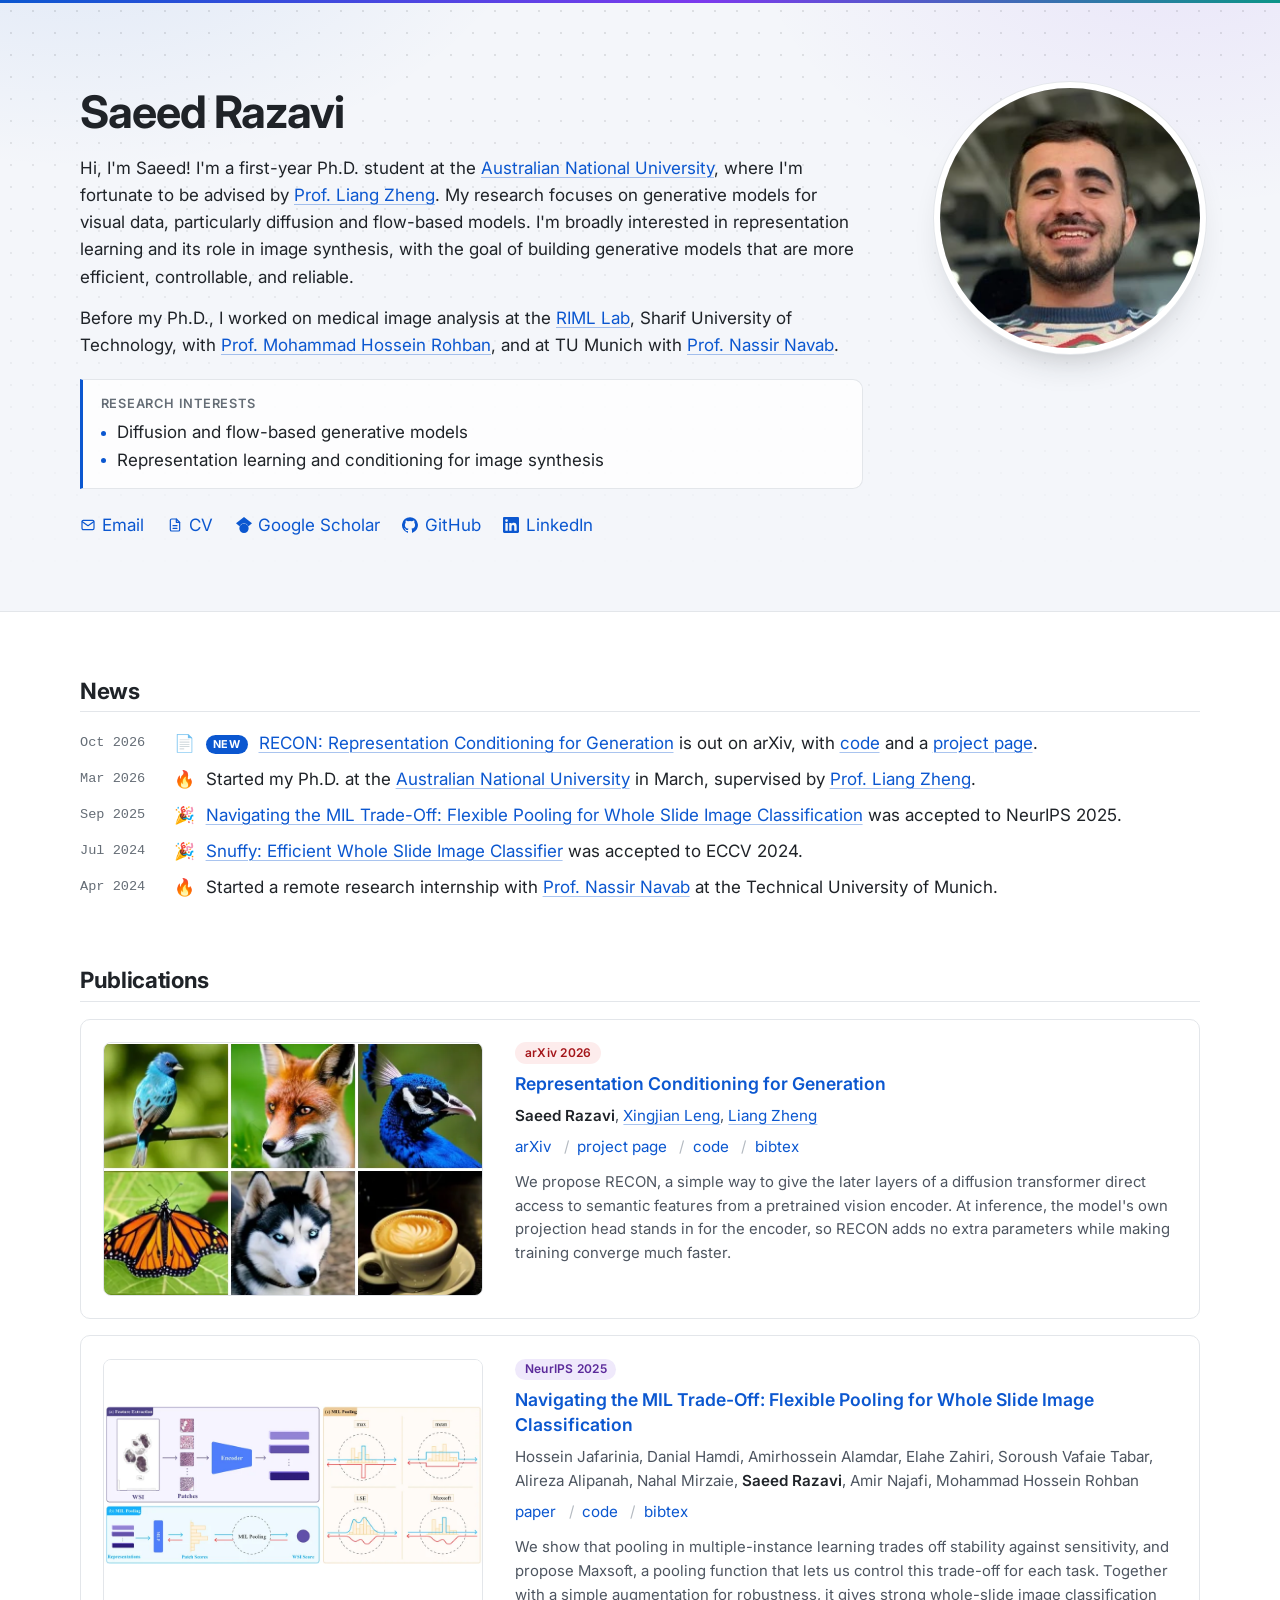
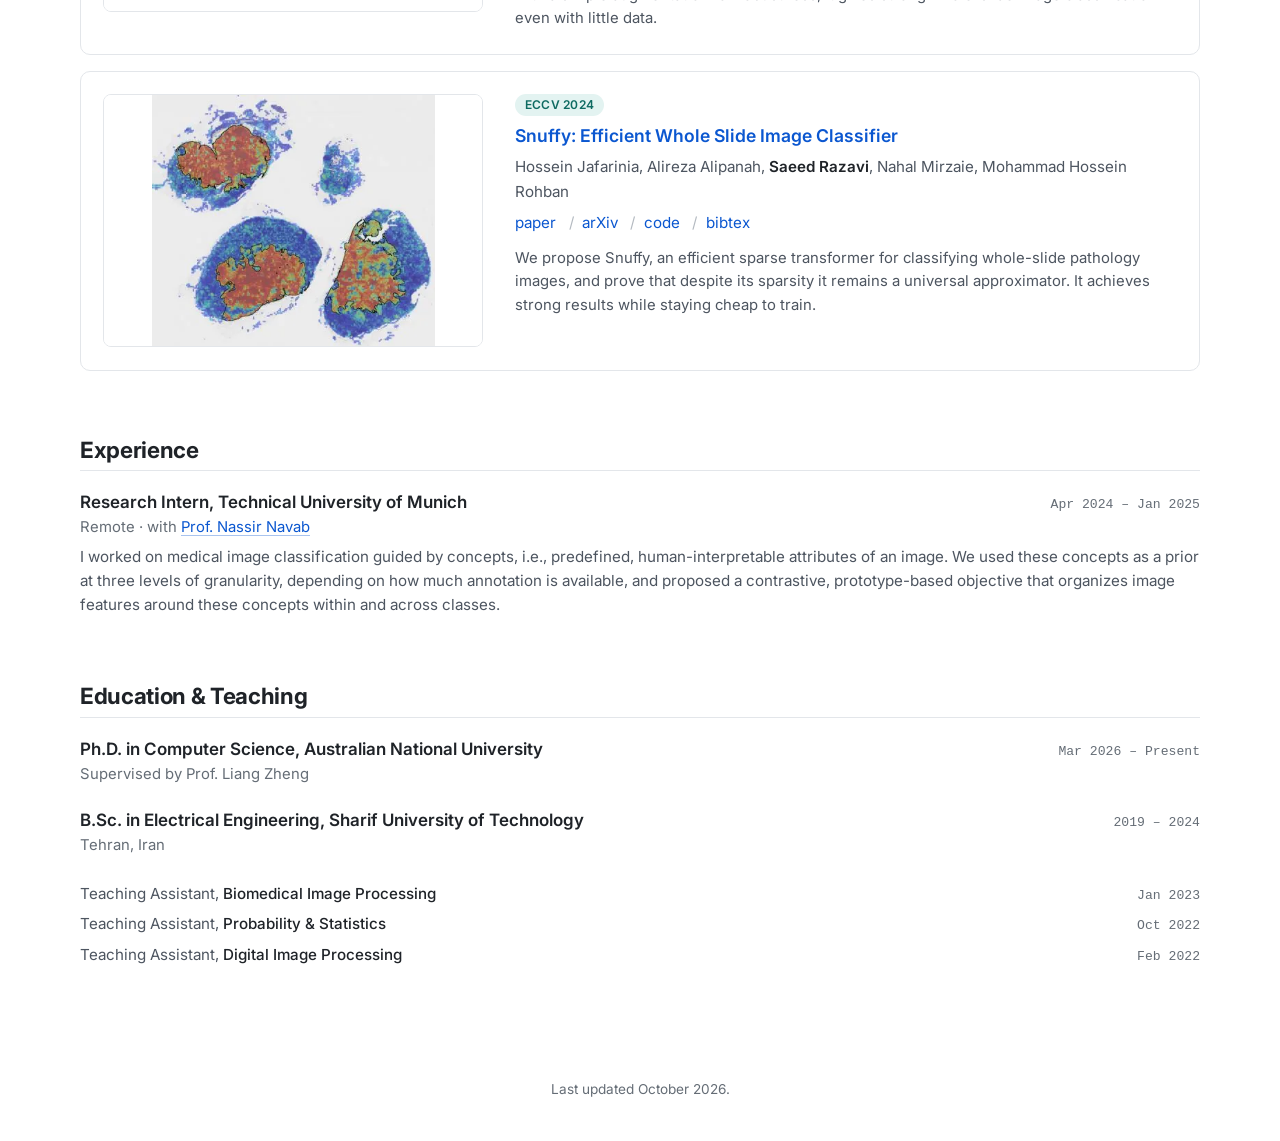
<file: index.html>
<!DOCTYPE html>
<html lang="en">
  <head>
    <meta charset="utf-8" />
    <meta name="viewport" content="width=device-width, initial-scale=1" />
    <title>Saeed Razavi</title>
    <meta
      name="description"
      content="Saeed Razavi is a Ph.D. student at the Australian National University, supervised by Prof. Liang Zheng, working on diffusion and flow-based generative models and representation learning for image synthesis."
    />
    <meta name="author" content="Saeed Razavi" />
    <link rel="canonical" href="https://saeidrazavi.github.io/" />
    <meta name="theme-color" content="#ffffff" />

    <!-- Social previews -->
    <meta property="og:type" content="profile" />
    <meta property="og:title" content="Saeed Razavi" />
    <meta
      property="og:description"
      content="Ph.D. student at the Australian National University working on diffusion and flow-based generative models and representation learning for image synthesis."
    />
    <meta property="og:url" content="https://saeidrazavi.github.io/" />
    <meta property="og:image" content="https://saeidrazavi.github.io/assets/img/profile.jpg" />
    <meta property="og:image:alt" content="Portrait of Saeed Razavi" />
    <meta name="twitter:card" content="summary" />

    <link rel="icon" href="favicon.ico" sizes="32x32" />
    <link rel="icon" href="assets/img/favicon.svg" type="image/svg+xml" />
    <link rel="apple-touch-icon" href="assets/img/apple-touch-icon.png" />

    <link rel="preconnect" href="https://fonts.googleapis.com" />
    <link rel="preconnect" href="https://fonts.gstatic.com" crossorigin />
    <link rel="stylesheet" href="https://fonts.googleapis.com/css2?family=Inter:wght@400;500;600;700&amp;display=swap" />
    <link rel="stylesheet" href="assets/css/style.css" />
    <script src="assets/js/main.js" defer></script>

    <script type="application/ld+json">
      {
        "@context": "https://schema.org",
        "@type": "Person",
        "name": "Saeed Razavi",
        "url": "https://saeidrazavi.github.io/",
        "image": "https://saeidrazavi.github.io/assets/img/profile.jpg",
        "email": "mailto:saeedrazavi890@gmail.com",
        "jobTitle": "Ph.D. student",
        "affiliation": {
          "@type": "CollegeOrUniversity",
          "name": "Australian National University"
        },
        "alumniOf": {
          "@type": "CollegeOrUniversity",
          "name": "Sharif University of Technology"
        },
        "knowsAbout": [
          "Diffusion models",
          "Flow-based generative models",
          "Representation learning",
          "Image synthesis",
          "Computational pathology"
        ],
        "sameAs": [
          "https://github.com/saeidrazavi",
          "https://www.linkedin.com/in/saeed-razavi/",
          "https://scholar.google.com/citations?user=5I-A3XsAAAAJ"
        ]
      }
    </script>
  </head>

  <body>
    <svg xmlns="http://www.w3.org/2000/svg" hidden>
      <symbol id="i-mail" viewBox="0 0 24 24">
        <rect x="3" y="5" width="18" height="14" rx="2" fill="none" stroke="currentColor" stroke-width="1.8" />
        <path d="m3.5 7 8.5 6 8.5-6" fill="none" stroke="currentColor" stroke-width="1.8" stroke-linecap="round" stroke-linejoin="round" />
      </symbol>
      <symbol id="i-cv" viewBox="0 0 24 24">
        <path d="M14 3H7a2 2 0 0 0-2 2v14a2 2 0 0 0 2 2h10a2 2 0 0 0 2-2V8z" fill="none" stroke="currentColor" stroke-width="1.8" stroke-linejoin="round" />
        <path d="M14 3v5h5M9 13h6M9 17h6" fill="none" stroke="currentColor" stroke-width="1.8" stroke-linecap="round" stroke-linejoin="round" />
      </symbol>
      <symbol id="i-scholar" viewBox="0 0 24 24">
        <path d="M5.24 13.77 0 9.5 12 0l12 9.5-5.24 4.27A7.5 7.5 0 0 0 12 9.5a7.5 7.5 0 0 0-6.76 4.27ZM12 10a7 7 0 1 0 0 14 7 7 0 0 0 0-14Z" fill="currentColor" />
      </symbol>
      <symbol id="i-github" viewBox="0 0 24 24">
        <path
          fill="currentColor"
          d="M12 .3a12 12 0 0 0-3.8 23.38c.6.12.83-.26.83-.57l-.01-2.04c-3.34.72-4.04-1.61-4.04-1.61-.55-1.39-1.34-1.76-1.34-1.76-1.09-.74.08-.73.08-.73 1.2.09 1.84 1.24 1.84 1.24 1.07 1.83 2.81 1.3 3.5 1 .1-.78.42-1.31.76-1.61-2.67-.3-5.47-1.33-5.47-5.93 0-1.31.47-2.38 1.24-3.22-.14-.3-.54-1.52.1-3.18 0 0 1.01-.32 3.3 1.23a11.5 11.5 0 0 1 6 0c2.28-1.55 3.29-1.23 3.29-1.23.64 1.66.24 2.88.12 3.18a4.65 4.65 0 0 1 1.23 3.22c0 4.61-2.8 5.63-5.48 5.92.43.37.81 1.1.81 2.22l-.01 3.29c0 .32.21.69.82.57A12 12 0 0 0 12 .3"
        />
      </symbol>
      <symbol id="i-linkedin" viewBox="0 0 24 24">
        <path
          fill="currentColor"
          d="M20.45 20.45h-3.56v-5.57c0-1.33-.02-3.04-1.85-3.04-1.85 0-2.14 1.45-2.14 2.94v5.67H9.35V9h3.41v1.56h.05c.48-.9 1.64-1.85 3.37-1.85 3.6 0 4.27 2.37 4.27 5.46v6.28ZM5.34 7.43a2.06 2.06 0 1 1 0-4.13 2.06 2.06 0 0 1 0 4.13ZM7.12 20.45H3.56V9h3.56v11.45ZM22.22 0H1.77C.79 0 0 .77 0 1.73v20.54C0 23.23.79 24 1.77 24h20.45c.98 0 1.78-.77 1.78-1.73V1.73C24 .77 23.2 0 22.22 0Z"
        />
      </symbol>
    </svg>

    <a class="skip-link" href="#main">Skip to content</a>

    <main id="main">
      <!-- Intro: on a softly tinted band -->
      <header class="hero">
        <div class="container intro">
          <div class="intro__text">
            <h1 class="intro__name">Saeed Razavi</h1>
            <p>
              Hi, I'm Saeed! I'm a first-year Ph.D. student at the
              <a href="https://www.anu.edu.au/">Australian National University</a>, where I'm fortunate to be advised by
              <a href="https://zheng-lab-anu.github.io/">Prof.&nbsp;Liang&nbsp;Zheng</a>. My research focuses on generative
              models for visual data, particularly diffusion and flow-based models. I'm broadly interested in representation
              learning and its role in image synthesis, with the goal of building generative models that are more
              efficient, controllable, and reliable.
            </p>
            <p>
              Before my Ph.D., I worked on medical image analysis at the
              <a href="https://github.com/rohban-lab">RIML Lab</a>, Sharif University of Technology, with
              <a href="https://scholar.google.com/citations?user=pRyJ6FkAAAAJ">Prof.&nbsp;Mohammad Hossein&nbsp;Rohban</a>, and at
              TU Munich with
              <a href="https://scholar.google.com/citations?user=kzoVUPYAAAAJ">Prof.&nbsp;Nassir&nbsp;Navab</a>.
            </p>

            <div class="interests">
              <h2 class="interests__title">Research interests</h2>
              <ul>
                <li>Diffusion and flow-based generative models</li>
                <li>Representation learning and conditioning for image synthesis</li>
              </ul>
            </div>

            <p class="links">
              <a href="mailto:saeedrazavi890@gmail.com"><svg aria-hidden="true"><use href="#i-mail" /></svg>Email</a>
              <a href="assets/Saeed_Razavi_CV.pdf"><svg aria-hidden="true"><use href="#i-cv" /></svg>CV</a>
              <a href="https://scholar.google.com/citations?user=5I-A3XsAAAAJ&amp;hl=en"><svg aria-hidden="true"><use href="#i-scholar" /></svg>Google Scholar</a>
              <a href="https://github.com/saeidrazavi"><svg aria-hidden="true"><use href="#i-github" /></svg>GitHub</a>
              <a href="https://www.linkedin.com/in/saeed-razavi/"><svg aria-hidden="true"><use href="#i-linkedin" /></svg>LinkedIn</a>
            </p>
          </div>

          <div class="intro__photo">
            <img src="assets/img/profile.webp" width="256" height="256" alt="Portrait of Saeed Razavi" fetchpriority="high" />
          </div>
        </div>
      </header>

      <div class="container">
        <!-- News -->
        <section class="section" aria-labelledby="news-title">
          <h2 class="section__title" id="news-title">News</h2>
          <ul class="news">
            <li>
              <time class="news__date" datetime="2026-10">Oct 2026</time>
              <span class="news__icon" aria-hidden="true">📄</span>
              <span>
                <span class="new">New</span>
                <a href="#recon">RECON: Representation Conditioning for Generation</a> is out on arXiv, with
                <a href="https://github.com/saeidrazavi/RECON">code</a> and a
                <a href="https://recondiffusion.github.io/">project page</a>.
              </span>
            </li>
            <li>
              <time class="news__date" datetime="2026-03">Mar 2026</time>
              <span class="news__icon" aria-hidden="true">🔥</span>
              <span>
                Started my Ph.D. at the <a href="https://www.anu.edu.au/">Australian National University</a> in March,
                supervised by <a href="https://zheng-lab-anu.github.io/">Prof.&nbsp;Liang&nbsp;Zheng</a>.
              </span>
            </li>
            <li>
              <time class="news__date" datetime="2025-09">Sep 2025</time>
              <span class="news__icon" aria-hidden="true">🎉</span>
              <span>
                <a href="#maxsoft">Navigating the MIL Trade-Off: Flexible Pooling for Whole Slide Image Classification</a>
                was accepted to NeurIPS 2025.
              </span>
            </li>
            <li>
              <time class="news__date" datetime="2024-07">Jul 2024</time>
              <span class="news__icon" aria-hidden="true">🎉</span>
              <span><a href="#snuffy">Snuffy: Efficient Whole Slide Image Classifier</a> was accepted to ECCV 2024.</span>
            </li>
            <li>
              <time class="news__date" datetime="2024-04">Apr 2024</time>
              <span class="news__icon" aria-hidden="true">🔥</span>
              <span>Started a remote research internship with <a href="https://scholar.google.com/citations?user=kzoVUPYAAAAJ">Prof.&nbsp;Nassir&nbsp;Navab</a> at the Technical University of Munich.</span>
            </li>
          </ul>
        </section>

        <!-- Publications -->
        <section class="section" aria-labelledby="publications-title">
          <h2 class="section__title" id="publications-title">Publications</h2>
          <ol class="pubs">
            <li class="pub" id="recon">
              <a class="pub__fig" href="https://recondiffusion.github.io/" tabindex="-1" aria-hidden="true">
                <img src="assets/img/publications/recon.webp" width="780" height="518" loading="lazy" decoding="async" alt="" />
                <video class="pub__alt" muted loop playsinline preload="none">
                  <source src="assets/video/recon-method.mp4" type="video/mp4" />
                </video>
              </a>
              <div class="pub__body">
                <p class="pub__venue"><span class="venue venue--arxiv">arXiv 2026</span></p>
                <h3 class="pub__title">
                  <a href="https://arxiv.org/abs/2610.20608">Representation Conditioning for Generation</a>
                </h3>
                <p class="pub__authors">
                <strong>Saeed Razavi</strong>,
                <a href="https://scholar.google.com/citations?user=GQzvqS4AAAAJ">Xingjian Leng</a>,
                <a href="https://scholar.google.com/citations?user=vNHqr3oAAAAJ">Liang Zheng</a>
              </p>
                <p class="pub__links">
                  <a href="https://arxiv.org/abs/2610.20608">arXiv</a>
                  <a href="https://recondiffusion.github.io/">project page</a>
                  <a href="https://github.com/saeidrazavi/RECON">code</a>
                  <a href="assets/bib/razavi2026recon.bib" data-bib>bibtex</a>
                </p>
                <p class="pub__summary">
                  We propose RECON, a simple way to give the later layers of a diffusion transformer direct access to
                  semantic features from a pretrained vision encoder. At inference, the model's own projection head stands in
                  for the encoder, so RECON adds no extra parameters while making training converge much faster.
                </p>
              </div>
            </li>

            <li class="pub" id="maxsoft">
              <a
                class="pub__fig"
                href="https://proceedings.neurips.cc/paper_files/paper/2025/hash/8bacb23a4f6b6f52dd5c81c15b4e4ac5-Abstract-Conference.html"
                tabindex="-1"
                aria-hidden="true"
              >
                <img src="assets/img/publications/maxsoft.webp" width="960" height="402" loading="lazy" decoding="async" alt="" />
                <img class="pub__alt" src="assets/img/publications/maxsoft-detection.webp" width="922" height="298" loading="lazy" decoding="async" alt="" />
              </a>
              <div class="pub__body">
                <p class="pub__venue"><span class="venue venue--neurips">NeurIPS 2025</span></p>
                <h3 class="pub__title">
                  <a href="https://proceedings.neurips.cc/paper_files/paper/2025/hash/8bacb23a4f6b6f52dd5c81c15b4e4ac5-Abstract-Conference.html">
                    Navigating the MIL Trade-Off: Flexible Pooling for Whole Slide Image Classification
                  </a>
                </h3>
                <p class="pub__authors">
                  Hossein Jafarinia, Danial Hamdi, Amirhossein Alamdar, Elahe Zahiri, Soroush Vafaie Tabar, Alireza
                  Alipanah, Nahal Mirzaie, <strong>Saeed Razavi</strong>, Amir Najafi, Mohammad Hossein Rohban
                </p>
                <p class="pub__links">
                  <a href="https://proceedings.neurips.cc/paper_files/paper/2025/file/8bacb23a4f6b6f52dd5c81c15b4e4ac5-Paper-Conference.pdf">paper</a>
                  <a href="https://github.com/jafarinia/maxsoft">code</a>
                  <a href="assets/bib/jafarinia2025navigating.bib" data-bib>bibtex</a>
                </p>
                <p class="pub__summary">
                  We show that pooling in multiple-instance learning trades off stability against sensitivity, and propose
                  Maxsoft, a pooling function that lets us control this trade-off for each task. Together with a simple
                  augmentation for robustness, it gives strong whole-slide image classification even with little data.
                </p>
              </div>
            </li>

            <li class="pub" id="snuffy">
              <a class="pub__fig" href="https://doi.org/10.1007/978-3-031-73024-5_15" tabindex="-1" aria-hidden="true">
                <img src="assets/img/publications/snuffy.webp" width="410" height="365" loading="lazy" decoding="async" alt="" />
              </a>
              <div class="pub__body">
                <p class="pub__venue"><span class="venue venue--eccv">ECCV 2024</span></p>
                <h3 class="pub__title">
                  <a href="https://doi.org/10.1007/978-3-031-73024-5_15">Snuffy: Efficient Whole Slide Image Classifier</a>
                </h3>
                <p class="pub__authors">
                  Hossein Jafarinia, Alireza Alipanah, <strong>Saeed Razavi</strong>, Nahal Mirzaie, Mohammad Hossein Rohban
                </p>
                <p class="pub__links">
                  <a href="https://doi.org/10.1007/978-3-031-73024-5_15">paper</a>
                  <a href="https://arxiv.org/abs/2408.08258">arXiv</a>
                  <a href="https://github.com/jafarinia/snuffy">code</a>
                  <a href="assets/bib/jafarinia2024snuffy.bib" data-bib>bibtex</a>
                </p>
                <p class="pub__summary">
                  We propose Snuffy, an efficient sparse transformer for classifying whole-slide pathology images, and prove
                  that despite its sparsity it remains a universal approximator. It achieves strong results while staying
                  cheap to train.
                </p>
              </div>
            </li>
          </ol>
        </section>

        <!-- Experience -->
        <section class="section" aria-labelledby="experience-title">
          <h2 class="section__title" id="experience-title">Experience</h2>
          <ul class="rows">
            <li class="row">
              <p class="row__head">
                <span class="row__title">Research Intern, Technical University of Munich</span>
                <span class="row__date">Apr 2024 – Jan 2025</span>
              </p>
              <p class="row__meta">Remote · with <a href="https://scholar.google.com/citations?user=kzoVUPYAAAAJ">Prof.&nbsp;Nassir&nbsp;Navab</a></p>
              <p class="row__text">
                I worked on medical image classification guided by concepts, i.e., predefined, human-interpretable attributes
                of an image. We used these concepts as a prior at three levels of granularity, depending on how much
                annotation is available, and proposed a contrastive, prototype-based objective that organizes image
                features around these concepts within and across classes.
              </p>
            </li>
          </ul>
        </section>

        <!-- Education & teaching -->
        <section class="section" aria-labelledby="education-title">
          <h2 class="section__title" id="education-title">Education &amp; Teaching</h2>
          <ul class="rows">
            <li class="row">
              <p class="row__head">
                <span class="row__title">Ph.D. in Computer Science, Australian National University</span>
                <span class="row__date">Mar 2026 – Present</span>
              </p>
              <p class="row__meta">Supervised by Prof. Liang Zheng</p>
            </li>
            <li class="row">
              <p class="row__head">
                <span class="row__title">B.Sc. in Electrical Engineering, Sharif University of Technology</span>
                <span class="row__date">2019 – 2024</span>
              </p>
              <p class="row__meta">Tehran, Iran</p>
            </li>
          </ul>
          <ul class="ta">
            <li><span>Teaching Assistant, <strong>Biomedical Image Processing</strong></span><span class="row__date">Jan 2023</span></li>
            <li><span>Teaching Assistant, <strong>Probability &amp; Statistics</strong></span><span class="row__date">Oct 2022</span></li>
            <li><span>Teaching Assistant, <strong>Digital Image Processing</strong></span><span class="row__date">Feb 2022</span></li>
          </ul>
        </section>
      </div>
    </main>

    <footer class="footer">
      <p>Last updated October 2026.</p>
    </footer>
  </body>
</html>
</file>
<file: assets/css/style.css>
/* ==========================================================================
   Saeed Razavi · academic homepage
   A single, simple stylesheet: tokens, base, intro, sections, publications,
   rows, footer, responsive.
   ========================================================================== */

:root {
  --font: "Inter", system-ui, -apple-system, "Segoe UI", Roboto, "Helvetica Neue", Arial, sans-serif;
  --mono: ui-monospace, SFMono-Regular, Menlo, Consolas, monospace;

  --bg: #ffffff;
  --tint: #f6f8fa;
  --border: #e3e6ea;
  --text: #1f2328;
  --muted: #4d5560;
  --subtle: #656d76;
  --link: #0b57d0;
  --link-hover: #0842a0;
  --accent-line: linear-gradient(90deg, #0b57d0, #7c3aed 55%, #0d9488);
  --hero-bg: #f4f6fa;

  /* Grows a little on large monitors so the page does not float in empty space. */
  --page: clamp(1200px, 70vw, 1360px);
  --gutter: clamp(16px, 4vw, 40px);
  --radius: 10px;
}

/* Base
   ========================================================================== */

*,
*::before,
*::after {
  box-sizing: border-box;
}

html {
  -webkit-text-size-adjust: 100%;
  text-size-adjust: 100%;
  scroll-behavior: smooth;
}

body {
  margin: 0;
  font-family: var(--font);
  font-size: 17px;
  line-height: 1.6;
  color: var(--text);
  background: var(--bg);
  -webkit-font-smoothing: antialiased;
  -moz-osx-font-smoothing: grayscale;
}

body::before {
  content: "";
  position: absolute;
  top: 0;
  right: 0;
  left: 0;
  z-index: 10;
  height: 3px;
  background: var(--accent-line);
}

h1,
h2,
h3,
p,
ul,
ol,
pre {
  margin: 0;
}

ul,
ol {
  padding: 0;
  list-style: none;
}

img,
video {
  display: block;
  max-width: 100%;
  height: auto;
}

a {
  color: var(--link);
  text-decoration: none;
  text-underline-offset: 0.18em;
}

a:hover {
  color: var(--link-hover);
  text-decoration: underline;
}

/* Links inside running text get a quiet underline so they don't rely on color alone. */
.intro__text > p:not(.links) a,
.news a,
.pub__authors a,
.row__meta a,
.footer a {
  text-decoration: underline;
  text-decoration-color: rgb(11 87 208 / 0.35);
  text-decoration-thickness: 1px;
}

.intro__text > p:not(.links) a:hover,
.news a:hover,
.pub__authors a:hover,
.row__meta a:hover,
.footer a:hover {
  text-decoration-color: currentColor;
}

strong {
  font-weight: 600;
}

[hidden] {
  display: none !important;
}

:focus-visible {
  outline: 2px solid var(--link);
  outline-offset: 2px;
  border-radius: 3px;
}

.skip-link {
  position: absolute;
  top: -100px;
  left: 16px;
  z-index: 10;
  padding: 0.5rem 0.9rem;
  border-radius: 6px;
  background: var(--text);
  color: #ffffff;
}

.skip-link:focus {
  top: 12px;
}

.container {
  max-width: var(--page);
  margin: 0 auto;
  padding-inline: var(--gutter);
}

/* Intro: on a softly tinted band with two faint glows and a fading dot grid
   ========================================================================== */

.hero {
  position: relative;
  isolation: isolate;
  padding-block: clamp(48px, 8vw, 88px) clamp(44px, 6vw, 72px);
  border-bottom: 1px solid var(--border);
  background: radial-gradient(42rem 26rem at 6% -20%, rgb(11 87 208 / 0.1), transparent 70%),
    radial-gradient(38rem 24rem at 92% -10%, rgb(124 58 237 / 0.09), transparent 70%), var(--hero-bg);
}

.hero::before {
  content: "";
  position: absolute;
  inset: 0;
  z-index: -1;
  background-image: radial-gradient(rgb(31 35 40 / 0.11) 1px, transparent 1.3px);
  background-size: 22px 22px;
  -webkit-mask-image: linear-gradient(to bottom, #000 10%, transparent 95%);
  mask-image: linear-gradient(to bottom, #000 10%, transparent 95%);
}

.intro {
  display: grid;
  grid-template-columns: minmax(0, 1fr) 260px;
  align-items: start;
  gap: clamp(32px, 6vw, 80px);
}

.intro__name {
  margin-bottom: 1.1rem;
  font-size: clamp(2.1rem, 4.6vw, 2.8rem);
  font-weight: 700;
  line-height: 1.1;
  letter-spacing: -0.025em;
}

.intro__role {
  margin-top: 0.35rem;
  margin-bottom: 1.4rem;
  font-size: 1.05rem;
  color: var(--subtle);
}

.intro__text > p + p {
  margin-top: 0.9rem;
}

.interests {
  margin-top: 1.2rem;
  padding: 0.9rem 1.1rem;
  border: 1px solid var(--border);
  border-left: 3px solid var(--link);
  border-radius: 0 var(--radius) var(--radius) 0;
  background: rgb(255 255 255 / 0.8);
}

.interests__title {
  margin-bottom: 0.3rem;
  font-size: 0.8rem;
  font-weight: 600;
  letter-spacing: 0.06em;
  text-transform: uppercase;
  color: var(--subtle);
}

.interests li {
  position: relative;
  padding-left: 1rem;
}

.interests li::before {
  content: "";
  position: absolute;
  top: 0.68em;
  left: 0;
  width: 5px;
  height: 5px;
  border-radius: 50%;
  background: var(--link);
}

.links {
  display: flex;
  flex-wrap: wrap;
  gap: 0.4rem 1.4rem;
  margin-top: 1.4rem;
}

.links a {
  display: inline-flex;
  align-items: center;
  gap: 0.4rem;
}

.links svg {
  width: 16px;
  height: 16px;
  flex: none;
}

.pub__links a + a::before {
  content: "/";
  display: inline-block;
  margin-inline: 0.55em;
  color: #b4bac1;
  text-decoration: none;
}

.intro__photo img {
  width: 260px;
  aspect-ratio: 1;
  border-radius: 50%;
  object-fit: cover;
  /* White ring so the photo stands out from the tinted band. */
  box-shadow: 0 0 0 6px #ffffff, 0 0 0 7px var(--border), 0 20px 40px -20px rgb(31 35 40 / 0.45);
}

/* Sections
   ========================================================================== */

.section {
  margin-top: clamp(44px, 7vw, 64px);
}

.section__title {
  margin-bottom: 1.1rem;
  padding-bottom: 0.4rem;
  border-bottom: 1px solid var(--border);
  font-size: 1.4rem;
  font-weight: 700;
  line-height: 1.3;
  letter-spacing: -0.015em;
}

/* News */

.news {
  display: grid;
  gap: 0.55rem;
}

.news li {
  display: grid;
  grid-template-columns: 5.25rem 1.4rem minmax(0, 1fr);
  gap: 0.6rem;
}

.new {
  display: inline-block;
  margin-right: 0.35rem;
  padding: 0.12rem 0.45rem;
  border-radius: 999px;
  background: var(--link);
  font-size: 0.68rem;
  font-weight: 700;
  letter-spacing: 0.06em;
  line-height: 1.4;
  text-transform: uppercase;
  vertical-align: 0.12em;
  color: #ffffff;
}

/* 🔥 new position · 🎉 paper accepted · 📄 paper released */
.news__icon {
  font-size: 1.05rem;
  line-height: 1.6;
  text-align: center;
}

.news__date {
  white-space: nowrap;
  font-family: var(--mono);
  font-size: 0.85rem;
  line-height: 1.85;
  color: var(--subtle);
}

/* Publications
   ========================================================================== */

.pubs {
  display: grid;
  gap: 1rem;
}

.pub {
  display: grid;
  grid-template-columns: 380px minmax(0, 1fr);
  gap: 2rem;
  padding: 1.4rem;
  border: 1px solid var(--border);
  border-radius: var(--radius);
  scroll-margin-top: 1.5rem;
  transition: border-color 0.25s ease, box-shadow 0.25s ease, transform 0.25s ease;
}

.pub:hover {
  border-color: #cfd5db;
  box-shadow: 0 14px 32px -18px rgb(31 35 40 / 0.35);
  transform: translateY(-2px);
}

.pub:target {
  border-color: var(--link);
}

.pub__fig {
  position: relative;
  align-self: start;
  aspect-ratio: 3 / 2;
  overflow: hidden;
  border: 1px solid var(--border);
  border-radius: 8px;
  background: #ffffff;
}

/* Figures are shown whole, centred on white. */
.pub__fig img,
.pub__fig video {
  position: absolute;
  inset: 0;
  width: 100%;
  height: 100%;
  object-fit: contain;
  background: #ffffff;
}

/* A second view of the paper (method animation or results) fades in on hover. */
.pub__alt {
  opacity: 0;
  transition: opacity 0.35s ease;
}

@media (hover: hover) {
  .pub:hover .pub__alt {
    opacity: 1;
  }
}

.pub__title {
  font-size: 1.1rem;
  font-weight: 600;
  line-height: 1.4;
}

.pub__authors {
  margin-top: 0.45rem;
  font-size: 0.95rem;
  color: var(--muted);
}

.pub__authors strong {
  color: var(--text);
}

.pub__venue {
  margin-bottom: 0.5rem;
  line-height: 1;
}

.venue {
  display: inline-block;
  padding: 0.3rem 0.6rem;
  border-radius: 999px;
  font-size: 0.75rem;
  font-weight: 600;
  letter-spacing: 0.02em;
}

.venue--arxiv {
  background: #fdecec;
  color: #a4161a;
}

.venue--neurips {
  background: #efe9fb;
  color: #5b2a9a;
}

.venue--eccv {
  background: #e3f3f1;
  color: #0f6b62;
}

.pub__links {
  margin-top: 0.45rem;
  font-size: 0.95rem;
}

.pub__summary {
  margin-top: 0.7rem;
  font-size: 0.93rem;
  color: var(--muted);
}

/* BibTeX panel (inserted by JS) */

.bib {
  position: relative;
  margin-top: 0.75rem;
  border: 1px solid var(--border);
  border-radius: 8px;
  background: var(--tint);
}

.bib pre {
  overflow-x: auto;
  padding: 0.85rem 1rem;
  font-family: var(--mono);
  font-size: 0.78rem;
  line-height: 1.55;
  white-space: pre;
}

.bib__copy {
  position: absolute;
  top: 0.45rem;
  right: 0.45rem;
  padding: 0.2rem 0.55rem;
  border: 1px solid var(--border);
  border-radius: 6px;
  background: var(--bg);
  font: inherit;
  font-size: 0.75rem;
  color: var(--muted);
  cursor: pointer;
}

.bib__copy:hover {
  color: var(--text);
}

/* Experience, education, teaching
   ========================================================================== */

.rows {
  display: grid;
  gap: 1.25rem;
}

.row__head {
  display: flex;
  flex-wrap: wrap;
  align-items: baseline;
  justify-content: space-between;
  gap: 0 1rem;
}

.row__title {
  font-weight: 600;
}

.row__date {
  flex: none;
  font-family: var(--mono);
  font-size: 0.82rem;
  color: var(--subtle);
}

.row__meta {
  font-size: 0.93rem;
  color: var(--subtle);
}

.row__text {
  margin-top: 0.3rem;
  font-size: 0.95rem;
  color: var(--muted);
}

.ta {
  display: grid;
  gap: 0.4rem;
  margin-top: 1.5rem;
}

.ta li {
  display: flex;
  flex-wrap: wrap;
  align-items: baseline;
  justify-content: space-between;
  gap: 0 1rem;
  font-size: 0.95rem;
  color: var(--muted);
}

.ta strong {
  color: var(--text);
  font-weight: 500;
}

/* Footer
   ========================================================================== */

.footer {
  max-width: var(--page);
  margin: clamp(56px, 9vw, 88px) auto 0;
  padding: 1.5rem var(--gutter) 2.5rem;
  font-size: 0.85rem;
  text-align: center;
  color: var(--subtle);
}

/* Responsive
   ========================================================================== */

@media (max-width: 1000px) {
  .pub {
    grid-template-columns: 300px minmax(0, 1fr);
    gap: 1.5rem;
  }
}

@media (max-width: 820px) {
  .intro {
    grid-template-columns: minmax(0, 1fr) 200px;
  }

  .intro__photo img {
    width: 200px;
  }

  .pub {
    grid-template-columns: 240px minmax(0, 1fr);
    gap: 1.25rem;
  }
}

@media (max-width: 680px) {
  .intro {
    grid-template-columns: 1fr;
  }

  .intro__photo {
    order: -1;
  }

  .intro__photo img {
    width: 132px;
  }

  .pub {
    grid-template-columns: 1fr;
    padding: 1rem;
  }

  .pub__fig {
    aspect-ratio: 16 / 9;
  }

  .news li {
    grid-template-columns: 4.6rem 1.3rem minmax(0, 1fr);
    gap: 0.45rem;
  }
}

@keyframes rise {
  from {
    opacity: 0;
    transform: translateY(8px);
  }
  to {
    opacity: 1;
    transform: none;
  }
}

@media (prefers-reduced-motion: no-preference) {
  .intro__text > *,
  .intro__photo {
    animation: rise 0.7s cubic-bezier(0.2, 0.7, 0.2, 1) both;
  }

  .intro__text > :nth-child(2) {
    animation-delay: 60ms;
  }

  .intro__text > :nth-child(3) {
    animation-delay: 120ms;
  }

  .intro__text > :nth-child(4) {
    animation-delay: 180ms;
  }

  .intro__text > :nth-child(5) {
    animation-delay: 240ms;
  }

  .intro__text > :nth-child(6) {
    animation-delay: 300ms;
  }

  .intro__photo {
    animation-delay: 150ms;
  }
}

@media (prefers-reduced-motion: reduce) {
  html {
    scroll-behavior: auto;
  }

  * {
    transition-duration: 0.01ms !important;
  }
}

@media print {
  .skip-link,
  body::before,
  .hero::before {
    display: none;
  }

  .hero {
    background: none;
  }

  .pub {
    break-inside: avoid;
  }

  a {
    color: inherit;
  }
}
</file>
